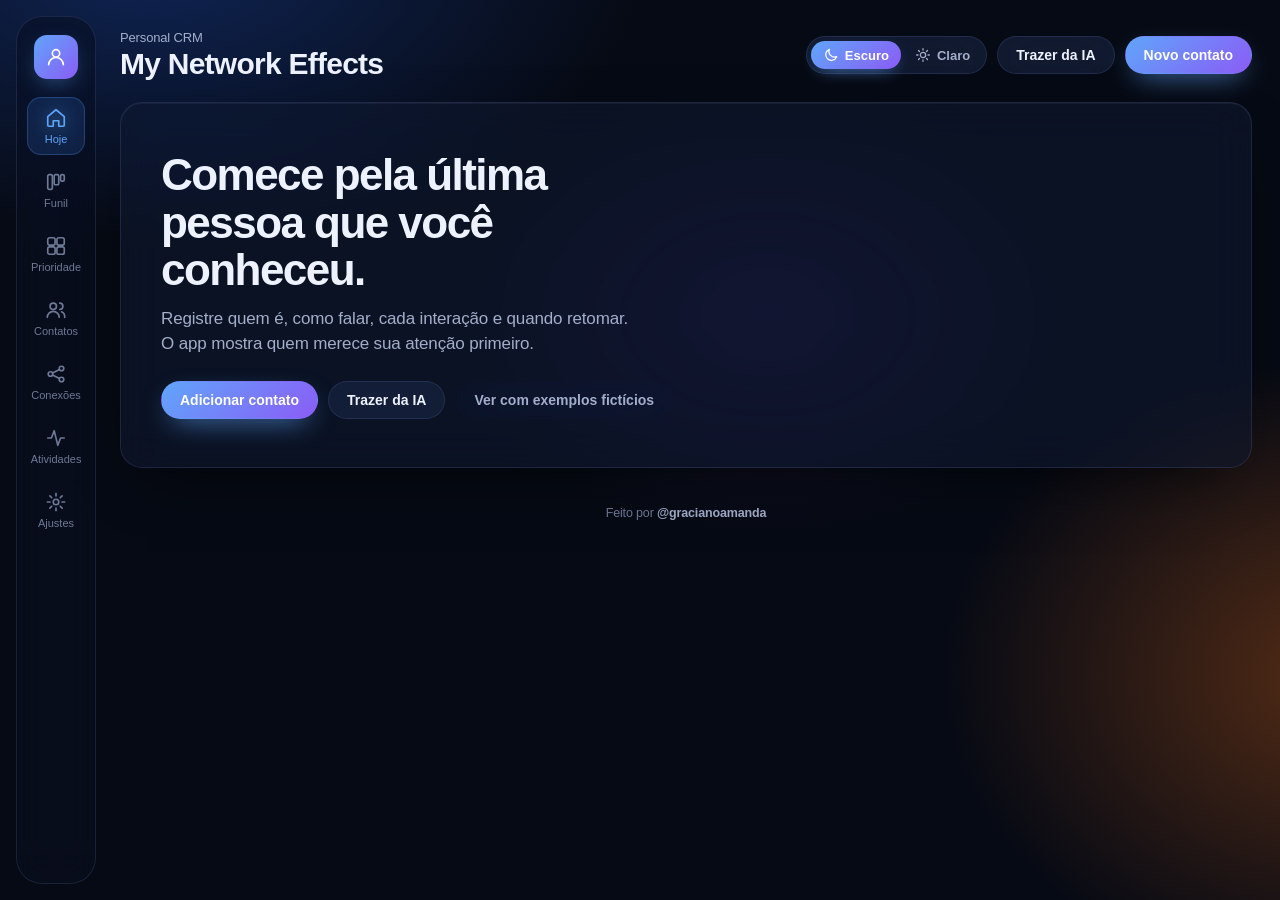
<file: index.html>
<!doctype html>
<html lang="pt-BR">
<head>
<meta charset="utf-8">
<meta name="viewport" content="width=device-width, initial-scale=1, viewport-fit=cover">
<title>My Network Effects · Personal CRM</title>
<meta name="description" content="Personal CRM para quem conhece muita gente em eventos e reuniões. Roda no navegador, sem servidor.">
<meta name="theme-color" content="#060A14">
<link rel="manifest" href="manifest.webmanifest">
<link rel="icon" type="image/png" href="img/favicon.png">
<link rel="apple-touch-icon" href="img/icone-180.png">
<meta name="apple-mobile-web-app-capable" content="yes">
<meta name="mobile-web-app-capable" content="yes">
<meta name="apple-mobile-web-app-title" content="My Network">
<meta name="apple-mobile-web-app-status-bar-style" content="black-translucent">
<link rel="stylesheet" href="styles.css">
</head>
<body>
<div class="aurora" aria-hidden="true"></div>

<div class="shell">
  <aside class="side">
    <button type="button" class="marca" data-action="perfil" aria-label="Seu perfil" title="Seu perfil"><span id="sigla"></span></button>
    <nav class="tabs" aria-label="Seções">
      <button type="button" data-view="hoje"><svg viewBox="0 0 24 24" aria-hidden="true"><path d="M3 10.5 12 3l9 7.5V20a1 1 0 0 1-1 1h-5v-6h-6v6H4a1 1 0 0 1-1-1z"/></svg><span>Hoje</span><span class="n" id="nFila"></span></button>
      <button type="button" data-view="funil"><svg viewBox="0 0 24 24" aria-hidden="true"><rect x="3" y="4" width="5" height="16" rx="1.5"/><rect x="10" y="4" width="5" height="11" rx="1.5"/><rect x="17" y="4" width="4" height="7" rx="1.5"/></svg><span>Funil</span></button>
      <button type="button" data-view="matriz"><svg viewBox="0 0 24 24" aria-hidden="true"><rect x="3" y="3" width="8" height="8" rx="2"/><rect x="13" y="3" width="8" height="8" rx="2"/><rect x="3" y="13" width="8" height="8" rx="2"/><rect x="13" y="13" width="8" height="8" rx="2"/></svg><span>Prioridade</span></button>
      <button type="button" data-view="contatos"><svg viewBox="0 0 24 24" aria-hidden="true"><circle cx="9" cy="8" r="3.5"/><path d="M2.5 20a6.5 6.5 0 0 1 13 0"/><path d="M16 4.5a3.5 3.5 0 0 1 0 7M18 14a6 6 0 0 1 3.5 6"/></svg><span>Contatos</span></button>
      <button type="button" data-view="conexoes"><svg viewBox="0 0 24 24" aria-hidden="true"><circle cx="6" cy="12" r="2.5"/><circle cx="18" cy="6" r="2.5"/><circle cx="18" cy="18" r="2.5"/><path d="M8.2 10.9l7.6-3.8M8.2 13.1l7.6 3.8"/></svg><span>Conexões</span></button>
      <button type="button" data-view="atividades"><svg viewBox="0 0 24 24" aria-hidden="true"><path d="M3 12h4l3-8 4 16 3-8h4"/></svg><span>Atividades</span></button>
      <button type="button" data-view="ajustes"><svg viewBox="0 0 24 24" aria-hidden="true"><circle cx="12" cy="12" r="3"/><path d="M12 2.5v3M12 18.5v3M2.5 12h3M18.5 12h3M5.3 5.3l2.1 2.1M16.6 16.6l2.1 2.1M5.3 18.7l2.1-2.1M16.6 7.4l2.1-2.1"/></svg><span>Ajustes</span></button>
    </nav>
  </aside>

  <div class="wrap">
    <header class="top">
      <div class="brand">
        <span class="vol">Personal CRM</span>
        <h1 id="appName">My Network Effects</h1>
      </div>
      <div class="actions">
        <div class="tema-sel" role="group" aria-label="Aparência do app">
          <button type="button" data-action="tema" data-tema="escuro" aria-pressed="true"><svg viewBox="0 0 24 24" aria-hidden="true"><path d="M20.5 14.5A8.5 8.5 0 0 1 9.5 3.5a8.5 8.5 0 1 0 11 11z"/></svg><span>Escuro</span></button>
          <button type="button" data-action="tema" data-tema="claro" aria-pressed="false"><svg viewBox="0 0 24 24" aria-hidden="true"><circle cx="12" cy="12" r="4"/><path d="M12 2.5v2M12 19.5v2M2.5 12h2M19.5 12h2M5.3 5.3l1.4 1.4M17.3 17.3l1.4 1.4M5.3 18.7l1.4-1.4M17.3 6.7l1.4-1.4"/></svg><span>Claro</span></button>
        </div>
        <button class="btn" type="button" data-open="importar">Trazer da IA</button>
        <button class="btn primary" type="button" data-open="novo">Novo contato</button>
      </div>
    </header>

    <main id="view"></main>

    <footer class="foot">Feito por <a href="https://www.instagram.com/gracianoamanda/" target="_blank" rel="noopener">@gracianoamanda</a></footer>
  </div>
</div>

<dialog id="dlg" aria-label="Janela do contato"><div id="dlgBody"></div></dialog>
<div id="toast" role="status" aria-live="polite"></div>
<noscript>Este app precisa de JavaScript ligado no navegador.</noscript>

<script src="config.js"></script>
<script src="app.js"></script>
</body>
</html>
</file>
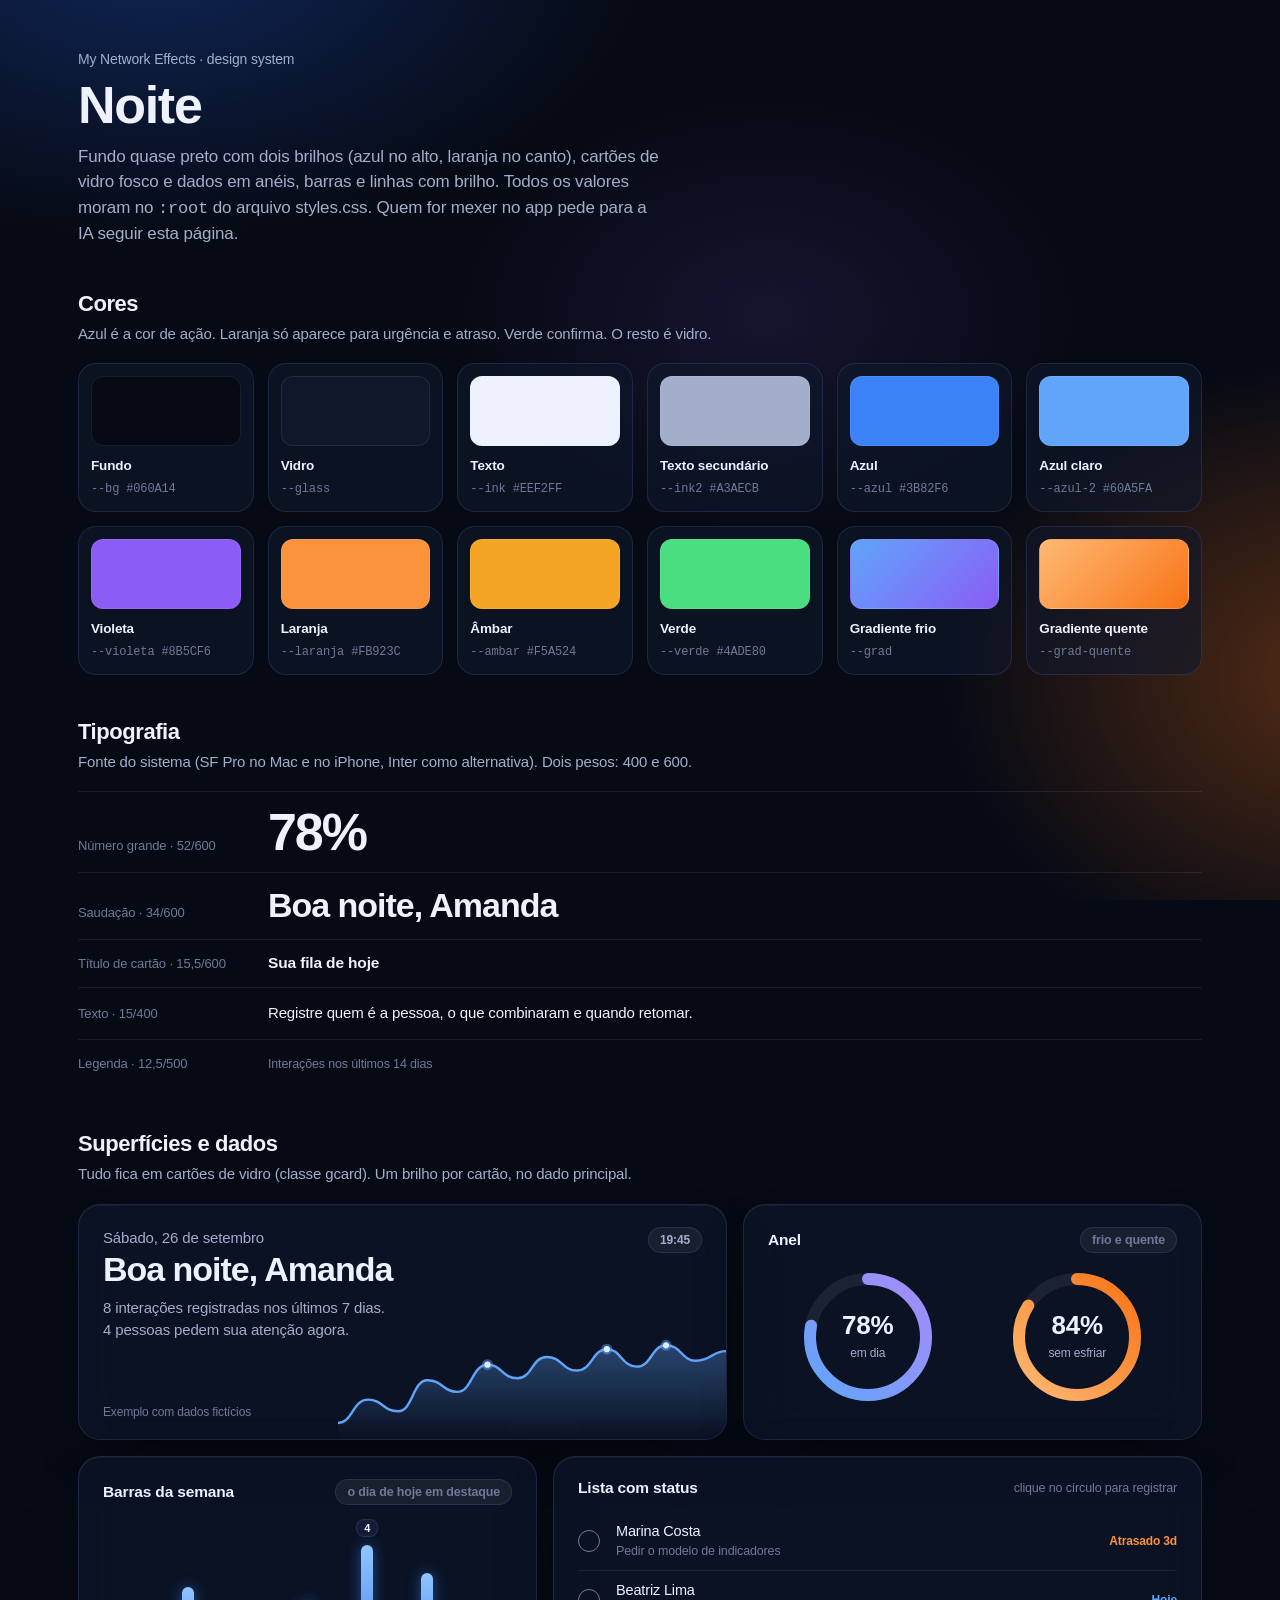
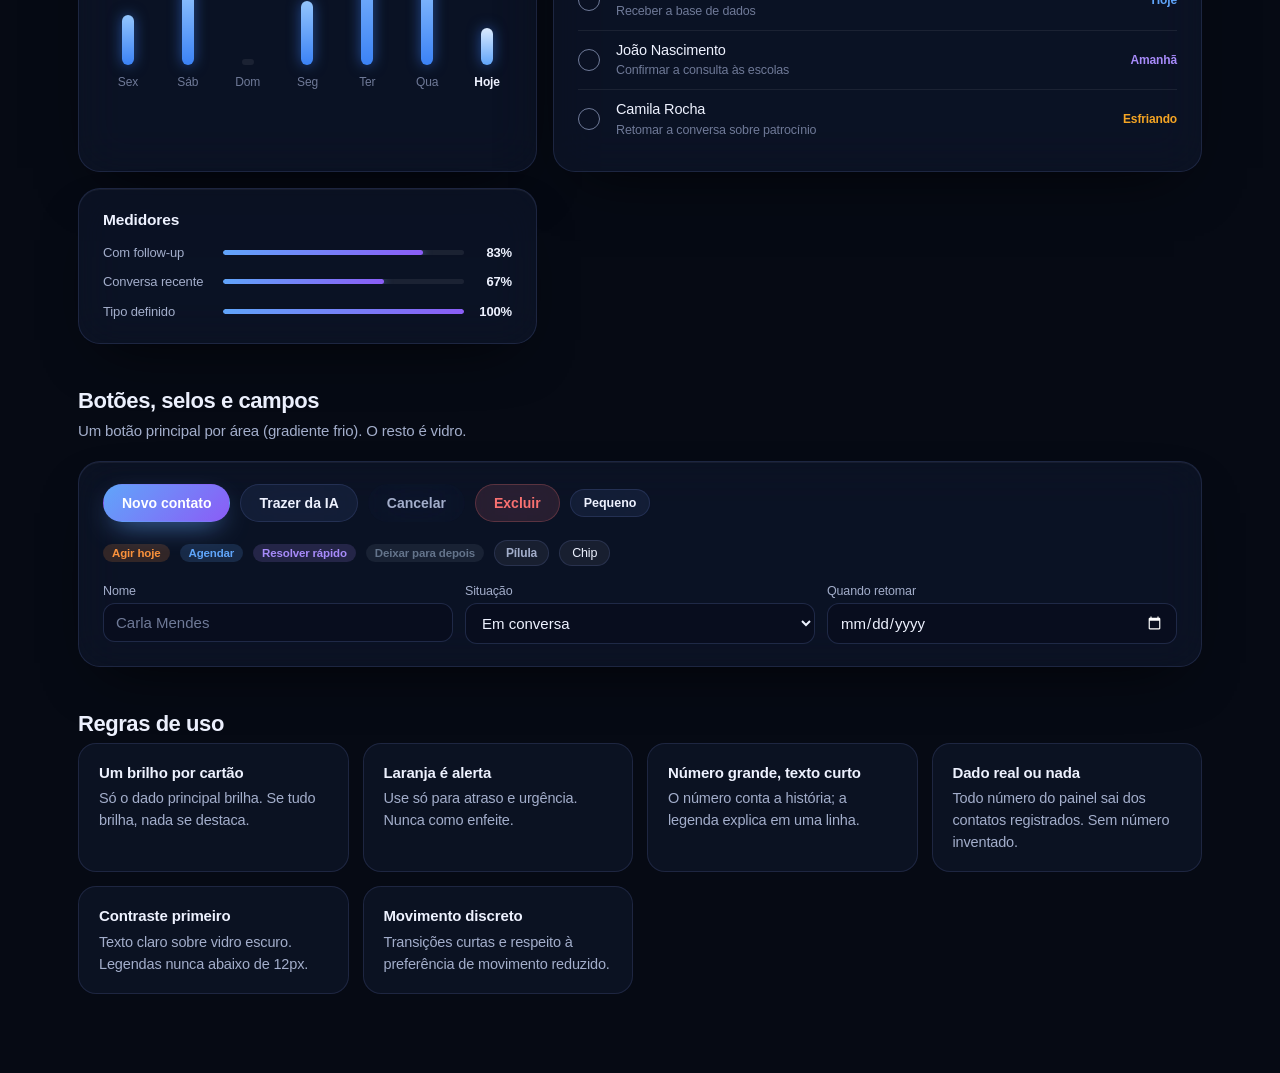
<file: design-system.html>
<!doctype html>
<html lang="pt-BR">
<head>
<meta charset="utf-8">
<meta name="viewport" content="width=device-width, initial-scale=1">
<title>Design System Noite · My Network Effects</title>
<meta name="description" content="Cores, tipografia e componentes do app My Network Effects.">
<meta name="theme-color" content="#060A14">
<link rel="stylesheet" href="styles.css">
<style>
  .ds { max-width: 1180px; margin: 0 auto; padding: 48px 28px 80px; }
  .ds header { margin-bottom: 40px; }
  .ds header small { color: var(--ink2); font-size: 14px; }
  .ds header h1 { font-size: 52px; margin: 6px 0 10px; }
  .ds header p { color: var(--ink2); max-width: 62ch; font-size: 17px; margin: 0; }
  .ds section { margin-top: 44px; }
  .ds h2.sec { font: 600 22px var(--font-d); letter-spacing: -.02em; margin: 0 0 6px; }
  .ds p.sec { color: var(--ink2); margin: 0 0 18px; }
  .sw { display: grid; grid-template-columns: repeat(auto-fill, minmax(160px, 1fr)); gap: 14px; }
  .sw div { padding: 12px; border-radius: 18px; background: var(--glass); border: 1px solid var(--glass-line); }
  .sw i { display: block; height: 70px; border-radius: 12px; margin-bottom: 10px; border: 1px solid rgba(255, 255, 255, .08); }
  .sw b { display: block; font-size: 13.5px; }
  .sw code { font-size: 12px; color: var(--muted); }
  .tipos div { display: grid; grid-template-columns: 170px 1fr; gap: 20px; align-items: baseline; padding: 14px 0; border-top: 1px solid var(--sep); }
  .tipos span { color: var(--muted); font-size: 13px; }
  .demo { display: grid; grid-template-columns: repeat(12, minmax(0, 1fr)); gap: 16px; }
  .fila { display: flex; gap: 10px; flex-wrap: wrap; align-items: center; }
  .regras { display: grid; grid-template-columns: repeat(auto-fill, minmax(260px, 1fr)); gap: 14px; }
  .regras div { padding: 18px 20px; border-radius: 18px; background: var(--glass); border: 1px solid var(--glass-line); color: var(--ink2); font-size: 14.5px; }
  .regras b { display: block; color: var(--ink); font-size: 15px; margin-bottom: 4px; }
  @media (max-width: 760px) { .tipos div { grid-template-columns: 1fr; gap: 4px; } }
</style>
</head>
<body>
<div class="aurora" aria-hidden="true"></div>
<svg width="0" height="0" style="position:absolute" aria-hidden="true" focusable="false"><defs>
  <linearGradient id="gSpark" x1="0" y1="0" x2="0" y2="1"><stop offset="0" stop-color="#60A5FA" stop-opacity=".35"/><stop offset="1" stop-color="#60A5FA" stop-opacity="0"/></linearGradient>
  <linearGradient id="gRing" x1="0" y1="0" x2="1" y2="1"><stop offset="0" stop-color="#60A5FA"/><stop offset="1" stop-color="#A78BFA"/></linearGradient>
  <linearGradient id="gRingQ" x1="0" y1="0" x2="1" y2="1"><stop offset="0" stop-color="#FDBA74"/><stop offset="1" stop-color="#F97316"/></linearGradient>
</defs></svg>

<div class="ds">
  <header>
    <small>My Network Effects · design system</small>
    <h1>Noite</h1>
    <p>Fundo quase preto com dois brilhos (azul no alto, laranja no canto), cartões de vidro fosco e dados em anéis, barras e linhas com brilho. Todos os valores moram no <code>:root</code> do arquivo styles.css. Quem for mexer no app pede para a IA seguir esta página.</p>
  </header>

  <section>
    <h2 class="sec">Cores</h2>
    <p class="sec">Azul é a cor de ação. Laranja só aparece para urgência e atraso. Verde confirma. O resto é vidro.</p>
    <div class="sw">
      <div><i style="background:#060A14"></i><b>Fundo</b><code>--bg #060A14</code></div>
      <div><i style="background:rgba(17,25,46,.9)"></i><b>Vidro</b><code>--glass</code></div>
      <div><i style="background:#EEF2FF"></i><b>Texto</b><code>--ink #EEF2FF</code></div>
      <div><i style="background:#A3AECB"></i><b>Texto secundário</b><code>--ink2 #A3AECB</code></div>
      <div><i style="background:#3B82F6"></i><b>Azul</b><code>--azul #3B82F6</code></div>
      <div><i style="background:#60A5FA"></i><b>Azul claro</b><code>--azul-2 #60A5FA</code></div>
      <div><i style="background:#8B5CF6"></i><b>Violeta</b><code>--violeta #8B5CF6</code></div>
      <div><i style="background:#FB923C"></i><b>Laranja</b><code>--laranja #FB923C</code></div>
      <div><i style="background:#F5A524"></i><b>Âmbar</b><code>--ambar #F5A524</code></div>
      <div><i style="background:#4ADE80"></i><b>Verde</b><code>--verde #4ADE80</code></div>
      <div><i style="background:linear-gradient(135deg,#60A5FA,#8B5CF6)"></i><b>Gradiente frio</b><code>--grad</code></div>
      <div><i style="background:linear-gradient(135deg,#FDBA74,#F97316)"></i><b>Gradiente quente</b><code>--grad-quente</code></div>
    </div>
  </section>

  <section>
    <h2 class="sec">Tipografia</h2>
    <p class="sec">Fonte do sistema (SF Pro no Mac e no iPhone, Inter como alternativa). Dois pesos: 400 e 600.</p>
    <div class="tipos">
      <div><span>Número grande · 52/600</span><b style="font:600 52px/1 var(--font-d);letter-spacing:-.04em">78%</b></div>
      <div><span>Saudação · 34/600</span><b style="font:600 34px/1.1 var(--font-d);letter-spacing:-.03em">Boa noite, Amanda</b></div>
      <div><span>Título de cartão · 15,5/600</span><b style="font:600 15.5px var(--font)">Sua fila de hoje</b></div>
      <div><span>Texto · 15/400</span><p style="margin:0">Registre quem é a pessoa, o que combinaram e quando retomar.</p></div>
      <div><span>Legenda · 12,5/500</span><p style="margin:0;font-size:12.5px;color:var(--muted)">Interações nos últimos 14 dias</p></div>
    </div>
  </section>

  <section>
    <h2 class="sec">Superfícies e dados</h2>
    <p class="sec">Tudo fica em cartões de vidro (classe gcard). Um brilho por cartão, no dado principal.</p>
    <div class="demo">
      <article class="gcard s7 saud">
        <span class="pill">19:45</span>
        <small>Sábado, 26 de setembro</small>
        <h2>Boa noite, Amanda</h2>
        <p>8 interações registradas nos últimos 7 dias. 4 pessoas pedem sua atenção agora.</p>
        <span class="spark-leg">Exemplo com dados fictícios</span>
        <svg class="spark" viewBox="0 0 400 120" aria-hidden="true"><path class="a" d="M0,104 C15,104 15,80 31,80 C46,80 46,92 62,92 C77,92 77,60 92,60 C108,60 108,72 123,72 C138,72 138,44 154,44 C169,44 169,58 185,58 C200,58 200,36 215,36 C231,36 231,50 246,50 C262,50 262,28 277,28 C292,28 292,46 308,46 C323,46 323,24 338,24 C354,24 354,40 369,40 C385,40 385,30 400,30 L400,120 L0,120 Z"/><path class="l" d="M0,104 C15,104 15,80 31,80 C46,80 46,92 62,92 C77,92 77,60 92,60 C108,60 108,72 123,72 C138,72 138,44 154,44 C169,44 169,58 185,58 C200,58 200,36 215,36 C231,36 231,50 246,50 C262,50 262,28 277,28 C292,28 292,46 308,46 C323,46 323,24 338,24 C354,24 354,40 369,40 C385,40 385,30 400,30"/><circle cx="154" cy="44" r="3.2"/><circle cx="277" cy="28" r="3.2"/><circle cx="338" cy="24" r="3.2"/></svg>
      </article>
      <article class="gcard s5">
        <div class="gc-h"><h2>Anel</h2><span class="pill">frio e quente</span></div>
        <div class="fila" style="justify-content:space-around">
          <div class="ring-wrap"><svg class="ring" viewBox="0 0 140 140" aria-hidden="true"><circle class="trilho" cx="70" cy="70" r="58"/><circle class="valor" cx="70" cy="70" r="58" stroke-dasharray="284.3 364.4"/></svg><div class="centro"><b>78%</b><span>em dia</span></div></div>
          <div class="ring-wrap"><svg class="ring quente" viewBox="0 0 140 140" aria-hidden="true"><circle class="trilho" cx="70" cy="70" r="58"/><circle class="valor" cx="70" cy="70" r="58" stroke-dasharray="306.1 364.4"/></svg><div class="centro"><b>84%</b><span>sem esfriar</span></div></div>
        </div>
      </article>
      <article class="gcard s5">
        <div class="gc-h"><h2>Barras da semana</h2><span class="pill">o dia de hoje em destaque</span></div>
        <div class="barras">
          <div class="barra"><i style="height:50px"></i><span>Sex</span></div>
          <div class="barra"><i style="height:78px"></i><span>Sáb</span></div>
          <div class="barra zero"><i style="height:6px"></i><span>Dom</span></div>
          <div class="barra"><i style="height:64px"></i><span>Seg</span></div>
          <div class="barra"><em>4</em><i style="height:120px"></i><span>Ter</span></div>
          <div class="barra"><i style="height:92px"></i><span>Qua</span></div>
          <div class="barra hoje"><i style="height:37px"></i><span>Hoje</span></div>
        </div>
      </article>
      <article class="gcard s7">
        <div class="gc-h"><h2>Lista com status</h2><span>clique no círculo para registrar</span></div>
        <ul class="tarefas">
          <li class="q-agir"><button class="ok" type="button" aria-label="Exemplo"></button><div><b>Marina Costa</b><small>Pedir o modelo de indicadores</small></div><span class="st atrasado">Atrasado 3d</span></li>
          <li class="q-rapido"><button class="ok" type="button" aria-label="Exemplo"></button><div><b>Beatriz Lima</b><small>Receber a base de dados</small></div><span class="st hoje">Hoje</span></li>
          <li class="q-agir"><button class="ok" type="button" aria-label="Exemplo"></button><div><b>João Nascimento</b><small>Confirmar a consulta às escolas</small></div><span class="st breve">Amanhã</span></li>
          <li class="q-agir"><button class="ok" type="button" aria-label="Exemplo"></button><div><b>Camila Rocha</b><small>Retomar a conversa sobre patrocínio</small></div><span class="st esfria">Esfriando</span></li>
        </ul>
      </article>
      <article class="gcard s5">
        <div class="gc-h"><h2>Medidores</h2></div>
        <div class="medidor"><span>Com follow-up</span><div><i style="width:83%"></i></div><b>83%</b></div>
        <div class="medidor"><span>Conversa recente</span><div><i style="width:67%"></i></div><b>67%</b></div>
        <div class="medidor"><span>Tipo definido</span><div><i style="width:100%"></i></div><b>100%</b></div>
      </article>
    </div>
  </section>

  <section>
    <h2 class="sec">Botões, selos e campos</h2>
    <p class="sec">Um botão principal por área (gradiente frio). O resto é vidro.</p>
    <div class="gcard" style="display:grid;gap:18px">
      <div class="fila"><button class="btn primary" type="button">Novo contato</button><button class="btn" type="button">Trazer da IA</button><button class="btn ghost" type="button">Cancelar</button><button class="btn danger" type="button">Excluir</button><button class="btn sm" type="button">Pequeno</button></div>
      <div class="fila"><span class="badge q-agir">Agir hoje</span><span class="badge q-agendar">Agendar</span><span class="badge q-rapido">Resolver rápido</span><span class="badge q-depois">Deixar para depois</span><span class="pill">Pílula</span><span class="chip">Chip</span></div>
      <div class="grid3"><label class="campo"><span>Nome</span><input placeholder="Carla Mendes"></label><label class="campo"><span>Situação</span><select><option>Em conversa</option></select></label><label class="campo"><span>Quando retomar</span><input type="date"></label></div>
    </div>
  </section>

  <section>
    <h2 class="sec">Regras de uso</h2>
    <div class="regras">
      <div><b>Um brilho por cartão</b>Só o dado principal brilha. Se tudo brilha, nada se destaca.</div>
      <div><b>Laranja é alerta</b>Use só para atraso e urgência. Nunca como enfeite.</div>
      <div><b>Número grande, texto curto</b>O número conta a história; a legenda explica em uma linha.</div>
      <div><b>Dado real ou nada</b>Todo número do painel sai dos contatos registrados. Sem número inventado.</div>
      <div><b>Contraste primeiro</b>Texto claro sobre vidro escuro. Legendas nunca abaixo de 12px.</div>
      <div><b>Movimento discreto</b>Transições curtas e respeito à preferência de movimento reduzido.</div>
    </div>
  </section>
</div>
</body>
</html>
</file>
<file: styles.css>
/*
  Minha Rede · design system "Noite"
  Fundo quase preto com brilhos (azul no alto, laranja no canto), cartões de vidro fosco,
  dados em anéis, barras e linhas com brilho. Os tokens ficam no :root; veja design-system.html.
*/
:root {
  /* Base */
  --bg: #060A14;
  --glass: rgba(17, 25, 46, .58);
  --glass-2: rgba(26, 37, 66, .6);
  --glass-line: rgba(140, 162, 255, .14);
  --ink: #EEF2FF;
  --ink2: #A3AECB;
  --muted: #6F7A98;
  --sep: rgba(255, 255, 255, .07);
  --fill: rgba(255, 255, 255, .06);

  /* Cores de destaque */
  --azul: #3B82F6;
  --azul-2: #60A5FA;
  --violeta: #8B5CF6;
  --laranja: #FB923C;
  --ambar: #F5A524;
  --verde: #4ADE80;
  --coral: #F87171;
  --cinza: #64748B;
  --grad: linear-gradient(135deg, #60A5FA, #8B5CF6);
  --grad-quente: linear-gradient(135deg, #FDBA74, #F97316);

  /* Aliases usados pelo app */
  --tint: var(--azul-2);
  --tint-soft: rgba(59, 130, 246, .16);
  --card: var(--glass);
  --field: rgba(8, 13, 28, .65);
  --field-line: rgba(140, 162, 255, .18);
  --red: var(--coral);

  --shadow: 0 24px 60px -28px rgba(0, 0, 0, .8), inset 0 1px 0 rgba(255, 255, 255, .05);
  --blur: blur(22px) saturate(140%);
  --r: 22px;
  --font: -apple-system, BlinkMacSystemFont, "SF Pro Text", "Inter", "Segoe UI", Roboto, sans-serif;
  --font-d: -apple-system, BlinkMacSystemFont, "SF Pro Display", "Inter", "Segoe UI", Roboto, sans-serif;

  /* Superfícies que mudam entre escuro e claro */
  --scheme: dark;
  --side-bg: rgba(10, 15, 30, .6);
  --dlg-bg: rgba(12, 18, 36, .92);
  --dlg-h-bg: rgba(12, 18, 36, .85);
  --sub-bg: rgba(255, 255, 255, .03);
  --ico-base: #0C1224;
  --trilho: rgba(255, 255, 255, .07);
  --toast-bg: rgba(20, 30, 56, .92);
  --opt-bg: #0E1528;
  --aurora-1: rgba(37, 99, 235, .30);
  --aurora-2: rgba(249, 115, 22, .32);
  --aurora-3: rgba(139, 92, 246, .12);
}

/* Modo claro: mesmo desenho, fundo de dia */
:root[data-tema="claro"] {
  --bg: #EEF1F7;
  --glass: rgba(255, 255, 255, .74);
  --glass-2: rgba(255, 255, 255, .92);
  --glass-line: rgba(30, 50, 110, .12);
  --ink: #0E1530;
  --ink2: #4A5575;
  --muted: #76809C;
  --sep: rgba(14, 21, 48, .08);
  --fill: rgba(14, 21, 48, .05);
  --azul-2: #2563EB;
  --tint: #2563EB;
  --tint-soft: rgba(37, 99, 235, .1);
  --field: #FFFFFF;
  --field-line: rgba(14, 21, 48, .15);
  --shadow: 0 1px 2px rgba(14, 21, 48, .05), 0 14px 36px -18px rgba(14, 21, 48, .24);
  --scheme: light;
  --side-bg: rgba(255, 255, 255, .72);
  --dlg-bg: rgba(255, 255, 255, .97);
  --dlg-h-bg: rgba(255, 255, 255, .9);
  --sub-bg: rgba(14, 21, 48, .03);
  --ico-base: #FFFFFF;
  --trilho: rgba(14, 21, 48, .08);
  --toast-bg: rgba(255, 255, 255, .97);
  --opt-bg: #FFFFFF;
  --aurora-1: rgba(59, 130, 246, .20);
  --aurora-2: rgba(249, 115, 22, .16);
  --aurora-3: rgba(139, 92, 246, .08);
}

* { box-sizing: border-box; }
html { color-scheme: var(--scheme); }
body {
  margin: 0; min-height: 100vh; background: var(--bg); color: var(--ink);
  font: 400 15px/1.5 var(--font); letter-spacing: -.01em; -webkit-font-smoothing: antialiased;
}
:focus-visible { outline: 2px solid var(--azul-2); outline-offset: 2px; }
svg { flex: none; }

/* Fundo com brilhos */
.aurora {
  position: fixed; inset: 0; z-index: -1; pointer-events: none;
  background:
    radial-gradient(55% 45% at 12% -5%, var(--aurora-1), transparent 70%),
    radial-gradient(45% 50% at 105% 75%, var(--aurora-2), transparent 70%),
    radial-gradient(35% 35% at 60% 35%, var(--aurora-3), transparent 70%),
    var(--bg);
}

/* Superfície de vidro (padrão de todos os cartões) */
.gcard, .lista, .tabela, .quad, .regra, .painel, .vazio, .feed, .metric, .kcard, .bloco > .nada {
  background: var(--glass); border: 1px solid var(--glass-line); border-radius: var(--r);
  backdrop-filter: var(--blur); -webkit-backdrop-filter: var(--blur); box-shadow: var(--shadow);
}

/* Estrutura: barra lateral + conteúdo */
.shell { display: grid; grid-template-columns: 96px minmax(0, 1fr); min-height: 100vh; }
.side {
  position: sticky; top: 16px; align-self: start; margin: 16px 0 16px 16px; height: calc(100vh - 32px);
  display: flex; flex-direction: column; align-items: center; gap: 18px; padding: 18px 10px;
  background: var(--side-bg); border: 1px solid var(--glass-line); border-radius: 26px; backdrop-filter: var(--blur);
}
/* Sigla da pessoa dona do app, no alto da barra lateral (abre o perfil) */
.marca {
  appearance: none; border: 0; cursor: pointer; width: 44px; height: 44px; border-radius: 13px; flex: none;
  display: grid; place-items: center; background: var(--grad); color: #fff;
  font: 700 16px/1 var(--font-d); letter-spacing: .02em; box-shadow: 0 8px 24px -8px rgba(96, 165, 250, .6);
  transition: transform .15s, box-shadow .15s;
}
.marca:hover { transform: translateY(-1px); box-shadow: 0 10px 28px -8px rgba(139, 92, 246, .75); }
.marca svg { width: 22px; height: 22px; fill: none; stroke: currentColor; stroke-width: 1.8; stroke-linecap: round; }
.marca > span { width: 100%; height: 100%; display: grid; place-items: center; border-radius: inherit; overflow: hidden; }
.marca img, .sigla-g img, .foto-perfil img { display: block; width: 100%; height: 100%; object-fit: cover; }
.foto-linha { display: flex; gap: 16px; align-items: center; margin-bottom: 16px; }
.foto-linha small { display: block; color: var(--muted); font-size: 12.5px; margin-top: 6px; }
.foto-perfil { width: 72px; height: 72px; flex: none; border-radius: 20px; overflow: hidden; display: grid; place-items: center; background: var(--grad); color: #fff; font: 700 24px/1 var(--font-d); box-shadow: 0 10px 28px -10px rgba(96, 165, 250, .8); }
.tabs { display: flex; flex-direction: column; gap: 6px; width: 100%; }
.tabs button {
  position: relative; appearance: none; border: 0; background: transparent; color: var(--muted); cursor: pointer;
  display: flex; flex-direction: column; align-items: center; gap: 4px; padding: 10px 4px; border-radius: 14px;
  font: 500 11px var(--font); transition: color .15s, background .15s;
}
.tabs button svg { width: 22px; height: 22px; fill: none; stroke: currentColor; stroke-width: 1.8; stroke-linecap: round; stroke-linejoin: round; }
.tabs button:hover { color: var(--ink); background: var(--fill); }
.tabs button[aria-current="page"] { color: var(--azul-2); background: rgba(59, 130, 246, .16); box-shadow: inset 0 0 0 1px rgba(96, 165, 250, .25); }
.tabs button[aria-current="page"] svg { filter: drop-shadow(0 0 8px rgba(96, 165, 250, .7)); }
.n { position: absolute; top: 4px; right: 10px; display: inline-grid; place-items: center; min-width: 17px; height: 17px; padding: 0 4px; border-radius: 999px; background: var(--laranja); color: #1a0d02; font-size: 10.5px; font-weight: 700; }
.n:empty { display: none; }

.wrap { max-width: 1240px; width: 100%; padding: 0 28px 0 24px; }
header.top { display: flex; justify-content: space-between; align-items: center; gap: 20px; flex-wrap: wrap; padding: 30px 0 22px; }
.vol { display: block; color: var(--ink2); font: 500 13px var(--font); }
h1 { font: 600 30px/1.1 var(--font-d); letter-spacing: -.025em; margin: 2px 0 0; }
.sub { display: none; }
.actions, .row { display: flex; gap: 10px; align-items: center; flex-wrap: wrap; }

/* Botões e chips */
.btn {
  appearance: none; display: inline-flex; align-items: center; gap: 6px; cursor: pointer; text-decoration: none;
  border: 1px solid var(--glass-line); background: var(--glass-2); color: var(--ink); backdrop-filter: var(--blur);
  font: 600 14px var(--font); padding: 10px 18px; border-radius: 999px; transition: filter .15s, transform .1s, box-shadow .15s;
}
.btn:hover { filter: brightness(1.12); }
.btn:active { transform: scale(.97); }
.btn.primary { border-color: transparent; background: var(--grad); color: #fff; box-shadow: 0 10px 28px -10px rgba(96, 165, 250, .8); }
.btn.ghost { background: transparent; border-color: transparent; color: var(--ink2); }
.btn.ghost:hover { background: var(--fill); color: var(--ink); }
.btn.danger { background: rgba(248, 113, 113, .12); border-color: rgba(248, 113, 113, .25); color: var(--coral); }
.btn.sm { padding: 6px 13px; font-size: 12.5px; }
.chip {
  display: inline-flex; align-items: center; border: 1px solid var(--glass-line); background: var(--fill); color: var(--ink);
  border-radius: 999px; padding: 5px 12px; font: 500 12.5px var(--font); cursor: pointer; text-decoration: none; white-space: nowrap;
}
.chip:hover { border-color: rgba(96, 165, 250, .5); color: var(--azul-2); }

/* Cores por quadrante */
.q-agir { --qc: var(--laranja); }
.q-agendar { --qc: var(--azul-2); }
.q-rapido { --qc: #A78BFA; }
.q-depois { --qc: var(--cinza); }
.badge { display: inline-block; font: 600 11.5px var(--font); padding: 3px 9px; border-radius: 999px; color: var(--qc); background: color-mix(in srgb, var(--qc) 16%, transparent); }
.avatar {
  flex: none; width: 42px; height: 42px; border-radius: 50%; display: grid; place-items: center;
  font: 600 14px var(--font-d); color: #fff;
  background: radial-gradient(circle at 30% 25%, color-mix(in srgb, var(--qc, var(--cinza)) 65%, #fff), var(--qc, var(--cinza)) 70%);
  box-shadow: 0 0 0 3px rgba(255, 255, 255, .04), 0 6px 18px -6px var(--qc, transparent);
}
.avatar.sm { width: 30px; height: 30px; font-size: 11.5px; }
.avatar.lg { width: 66px; height: 66px; font-size: 23px; }

/* Painel da tela Hoje */
.dash { display: grid; grid-template-columns: repeat(12, minmax(0, 1fr)); gap: 16px; }
.gcard { padding: 22px 24px; position: relative; overflow: hidden; }
.s8 { grid-column: span 8; } .s7 { grid-column: span 7; } .s5 { grid-column: span 5; } .s4 { grid-column: span 4; } .s3 { grid-column: span 3; }
.gc-h { display: flex; justify-content: space-between; align-items: center; gap: 10px; margin-bottom: 14px; }
.gc-h h2 { margin: 0; font: 600 15.5px var(--font); letter-spacing: -.01em; }
.gc-h span { color: var(--muted); font-size: 12.5px; }
.pill { font: 600 12px var(--font); padding: 5px 11px; border-radius: 999px; background: var(--fill); border: 1px solid var(--glass-line); color: var(--ink2); }

.saud small { color: var(--ink2); font-size: 15px; }
.saud h2 { margin: 2px 0 8px; font: 600 34px/1.1 var(--font-d); letter-spacing: -.03em; }
.saud p { margin: 0; color: var(--ink2); max-width: 34ch; position: relative; z-index: 1; }
.saud .pill { position: absolute; top: 22px; right: 24px; }
.saud { min-height: 236px; }
.spark { position: absolute; right: 0; bottom: 0; width: 60%; height: auto; max-height: 150px; }
.spark-leg { position: absolute; left: 24px; bottom: 18px; font-size: 12px; color: var(--muted); }
.spark path.l { fill: none; stroke: var(--azul-2); stroke-width: 2.5; }
.spark path.g { fill: none; stroke: var(--azul-2); stroke-width: 10; stroke-linecap: round; opacity: .16; }
.spark path.a { fill: url(#gSpark); }
.spark circle { fill: #DBEAFE; stroke: rgba(96, 165, 250, .45); stroke-width: 5; paint-order: stroke; }
:root[data-tema="claro"] .spark circle { fill: #FFFFFF; stroke: #2563EB; stroke-width: 2.5; }

.anel { display: grid; grid-template-columns: 1fr auto; align-items: center; gap: 10px; }
.anel .num { font: 600 52px/1 var(--font-d); letter-spacing: -.04em; }
.anel .num small { font-size: 26px; color: var(--ink2); margin-left: 2px; }
.anel .leg { color: var(--ink2); margin: 6px 0 18px; }
.anel .mini-n { display: flex; gap: 26px; }
.anel .mini-n div span { display: block; color: var(--muted); font-size: 12.5px; }
.anel .mini-n div b { font: 600 22px var(--font-d); }
.ring { width: 140px; height: 140px; transform: rotate(-90deg); }
.ring circle { fill: none; stroke-width: 12; }
.ring .trilho { stroke: var(--trilho); }
.ring .valor, .ring .brilho { stroke: url(#gRing); stroke-linecap: round; }
.ring .brilho { stroke-width: 22; opacity: .16; }
.ring.quente .valor, .ring.quente .brilho { stroke: url(#gRingQ); }
.ring-wrap { position: relative; display: grid; place-items: center; }
.ring-wrap .centro { position: absolute; text-align: center; }
.ring-wrap .centro b { display: block; font: 600 26px var(--font-d); }
.ring-wrap .centro span { font-size: 12px; color: var(--ink2); }

.tarefas { list-style: none; margin: 0; padding: 0; }
.tarefas li { display: grid; grid-template-columns: 26px minmax(0, 1fr) auto; gap: 12px; align-items: center; padding: 9px 0; border-top: 1px solid var(--sep); cursor: pointer; }
.tarefas li:first-child { border-top: 0; }
.tarefas .ok { width: 22px; height: 22px; border-radius: 50%; border: 1.6px solid var(--muted); background: transparent; cursor: pointer; padding: 0; }
.tarefas .ok:hover { border-color: var(--azul-2); background: rgba(96, 165, 250, .15); }
.tarefas b { display: block; font-weight: 500; font-size: 14.5px; white-space: nowrap; overflow: hidden; text-overflow: ellipsis; }
.tarefas small { display: block; color: var(--muted); font-size: 12.5px; white-space: nowrap; overflow: hidden; text-overflow: ellipsis; }
.st { font: 600 12px var(--font); white-space: nowrap; }
.st.atrasado { color: var(--laranja); } .st.hoje { color: var(--azul-2); } .st.breve { color: #A78BFA; } .st.esfria { color: var(--ambar); } .st.ok { color: var(--verde); }

.barras { display: grid; grid-template-columns: repeat(7, 1fr); gap: 10px; align-items: end; height: 170px; margin-top: 8px; }
.barra { display: flex; flex-direction: column; align-items: center; gap: 8px; height: 100%; justify-content: flex-end; position: relative; }
.barra i { width: 12px; border-radius: 999px; background: linear-gradient(180deg, #93C5FD, #3B82F6); box-shadow: 0 0 14px rgba(59, 130, 246, .55); min-height: 6px; }
.barra.zero i { background: var(--trilho); box-shadow: none; }
.barra.hoje i { background: linear-gradient(180deg, #DBEAFE, #60A5FA); }
.barra span { font-size: 12px; color: var(--muted); }
.barra.hoje span { color: var(--ink); font-weight: 600; }
.barra em { font: 600 11px var(--font); font-style: normal; color: var(--ink); background: var(--glass-2); border: 1px solid var(--glass-line); padding: 2px 7px; border-radius: 8px; }

.eventos { list-style: none; margin: 0; padding: 0; }
.eventos li { display: grid; grid-template-columns: 46px minmax(0, 1fr) 10px; gap: 14px; align-items: center; padding: 10px 0; border-top: 1px solid var(--sep); cursor: pointer; }
.eventos li:first-child { border-top: 0; }
.eventos .dt { text-align: center; }
.eventos .dt b { display: block; font: 600 20px/1 var(--font-d); }
.eventos .dt span { font-size: 10.5px; color: var(--muted); letter-spacing: .08em; }
.eventos b.nm { display: block; font-weight: 600; font-size: 14.5px; }
.eventos small { color: var(--muted); font-size: 12.5px; }
.eventos .dot { width: 8px; height: 8px; border-radius: 50%; background: var(--qc); box-shadow: 0 0 10px var(--qc); }

.saude .ring-wrap { margin: 2px auto 16px; }
.medidor { display: grid; grid-template-columns: 110px 1fr 38px; gap: 10px; align-items: center; margin-top: 10px; font-size: 13px; color: var(--ink2); }
.medidor div { height: 5px; border-radius: 999px; background: var(--trilho); overflow: hidden; }
.medidor div i { display: block; height: 100%; border-radius: 999px; background: var(--grad); box-shadow: 0 0 10px rgba(96, 165, 250, .6); }
.medidor b { text-align: right; color: var(--ink); font-weight: 600; }

.atalhos-g { display: grid; grid-template-columns: repeat(3, 1fr); gap: 12px; }
.atalho { appearance: none; display: flex; flex-direction: column; align-items: center; gap: 8px; background: none; border: 0; color: var(--ink2); font: 500 12px var(--font); cursor: pointer; padding: 0; }
.atalho i { width: 52px; height: 52px; border-radius: 16px; display: grid; place-items: center; background: var(--fill); border: 1px solid var(--glass-line); color: var(--ink); }
.atalho i svg { width: 22px; height: 22px; fill: none; stroke: currentColor; stroke-width: 1.8; stroke-linecap: round; stroke-linejoin: round; }
.atalho:hover i { border-color: rgba(96, 165, 250, .5); color: var(--azul-2); box-shadow: 0 0 18px -4px rgba(96, 165, 250, .6); }

/* Blocos e listas das outras telas */
.metrics { display: grid; grid-template-columns: repeat(4, minmax(0, 1fr)); gap: 14px; margin-bottom: 26px; }
.metric { padding: 16px 18px; }
.metric span { font: 500 12.5px var(--font); color: var(--ink2); }
.metric b { display: block; font: 600 38px/1.1 var(--font-d); letter-spacing: -.03em; margin-top: 4px; }
.metric.hot b { color: var(--laranja); }
.bloco { margin-bottom: 34px; }
.bloco-h h2 { font: 600 22px/1.2 var(--font-d); letter-spacing: -.02em; margin: 0; }
.bloco-h p { color: var(--ink2); margin: 4px 0 14px; }
.lista { overflow: hidden; }
.card {
  display: grid; grid-template-columns: auto minmax(0, 1fr) auto; gap: 14px; align-items: start; cursor: pointer;
  padding: 16px 20px; border-bottom: 1px solid var(--sep); transition: background .15s;
}
.card:last-child { border-bottom: 0; }
.card:hover { background: var(--fill); }
.linha1 { display: flex; align-items: center; gap: 8px; flex-wrap: wrap; }
.card h3 { margin: 0; font: 600 16px var(--font); }
.meta { margin: 1px 0 0; color: var(--ink2); font-size: 14px; }
.why { margin: 6px 0 0; color: var(--muted); font-size: 12.5px; }
.next { margin: 8px 0 0; font-size: 14px; }
.next span { font-weight: 600; color: var(--azul-2); margin-right: 6px; }
.next span::after { content: ":"; }
.quick { display: flex; flex-direction: column; gap: 6px; align-items: flex-end; }

.regra { display: flex; gap: 16px; align-items: center; justify-content: space-between; flex-wrap: wrap; padding: 16px 20px; margin-bottom: 14px; color: var(--ink2); font-size: 14px; }
.regra p { margin: 0; max-width: 78ch; }
.regra b { color: var(--ink); font-weight: 600; }
.matriz { display: grid; grid-template-columns: 1fr 1fr; gap: 14px; }
.quad { padding: 18px 20px 12px; min-height: 200px; }
.quad-h { display: flex; align-items: baseline; gap: 8px; flex-wrap: wrap; margin-bottom: 6px; }
.quad-h h3 { font: 600 19px var(--font-d); letter-spacing: -.02em; margin: 0; }
.quad-h h3::before { content: ""; display: inline-block; width: 9px; height: 9px; border-radius: 50%; background: var(--qc); box-shadow: 0 0 10px var(--qc); margin-right: 9px; vertical-align: 2px; }
.quad-h span { color: var(--muted); font-size: 12.5px; }
.quad-h b { margin-left: auto; font: 600 22px var(--font-d); color: var(--qc); }
.mini { display: flex; gap: 12px; align-items: center; width: 100%; padding: 10px 0; text-align: left; font: inherit; color: var(--ink); cursor: pointer; background: transparent; border: 0; border-top: 1px solid var(--sep); }
.mini:hover b { color: var(--azul-2); }
.mini b { display: block; font-size: 14.5px; font-weight: 600; }
.mini small { display: block; color: var(--muted); font-size: 12.5px; }

.filtros { display: grid; grid-template-columns: minmax(0, 1fr) 190px 190px auto; gap: 10px; align-items: center; margin-bottom: 14px; }
.tabela { overflow: hidden; }
.tr { display: grid; grid-template-columns: minmax(0, 2.2fr) 1.1fr 1.3fr 1fr 1.2fr; gap: 12px; align-items: center; width: 100%; padding: 12px 20px; border: 0; border-bottom: 1px solid var(--sep); background: transparent; color: var(--ink); font: inherit; font-size: 14px; text-align: left; cursor: pointer; }
.tr:last-child { border-bottom: 0; }
.tr:hover { background: var(--fill); }
.th { cursor: default; color: var(--muted); font-size: 12px; font-weight: 500; }
.th:hover { background: transparent; }
.pessoa { display: flex; gap: 12px; align-items: center; min-width: 0; }
.pessoa b { display: block; font-weight: 600; }
.pessoa small { display: block; color: var(--muted); font-size: 12.5px; white-space: nowrap; overflow: hidden; text-overflow: ellipsis; }

/* Campos */
input, select, textarea { width: 100%; font: 400 15px var(--font); color: var(--ink); background: var(--field); border: 1px solid var(--field-line); border-radius: 12px; padding: 10px 12px; transition: border-color .15s, box-shadow .15s; }
textarea { resize: vertical; min-height: 72px; }
input:focus, select:focus, textarea:focus { outline: none; border-color: var(--azul-2); box-shadow: 0 0 0 4px rgba(59, 130, 246, .18); }
input::placeholder, textarea::placeholder { color: var(--muted); }
input[type=date] { color-scheme: var(--scheme); }
select option { background: var(--opt-bg); }
.campo { display: block; }
.campo > span { display: block; font: 500 12.5px var(--font); color: var(--ink2); margin-bottom: 5px; }
.campo em { color: var(--coral); font-style: normal; }
.campo small { display: block; color: var(--muted); font-size: 12px; margin-top: 4px; }
.grid2 { display: grid; grid-template-columns: 1fr 1fr; gap: 12px; }
.grid3 { display: grid; grid-template-columns: repeat(3, minmax(0, 1fr)); gap: 12px; }
fieldset { border: 0; padding: 0; margin: 0 0 24px; min-width: 0; }
legend { font: 600 18px var(--font-d); letter-spacing: -.02em; margin-bottom: 10px; padding: 0; }
fieldset > .campo, fieldset > .grid2 + .campo { margin-top: 12px; }
.check { display: flex; gap: 10px; align-items: center; margin-top: 12px; font-size: 14px; color: var(--ink2); }
.check input { width: 18px; height: 18px; accent-color: var(--azul); }
.atalhos { display: flex; gap: 6px; flex-wrap: wrap; margin-top: 10px; }
.erro { color: var(--coral); font-size: 13.5px; margin: 6px 0 0; }
.erro:empty { display: none; }

/* Janela */
dialog { width: min(760px, calc(100vw - 24px)); max-height: calc(100vh - 40px); padding: 0; overflow: auto; color: var(--ink); background: var(--dlg-bg); border: 1px solid var(--glass-line); border-radius: 26px; backdrop-filter: var(--blur); box-shadow: 0 40px 100px rgba(0, 0, 0, .6); }
dialog::backdrop { background: rgba(2, 4, 10, .6); backdrop-filter: blur(6px); }
dialog.largo { width: min(1080px, calc(100vw - 24px)); }
.dlg-h { position: sticky; top: 0; z-index: 2; display: flex; justify-content: space-between; gap: 16px; align-items: flex-start; padding: 22px 24px 14px; border-bottom: 1px solid var(--sep); background: var(--dlg-h-bg); backdrop-filter: var(--blur); }
.dlg-h h2 { font: 600 28px/1.1 var(--font-d); letter-spacing: -.03em; margin: 4px 0 0; }
.dlg-b { padding: 18px 24px 6px; }
.dlg-f { display: flex; justify-content: flex-end; gap: 10px; flex-wrap: wrap; padding: 14px 24px 22px; }
.x { flex: none; appearance: none; width: 30px; height: 30px; border-radius: 50%; cursor: pointer; border: 1px solid var(--glass-line); background: var(--fill); color: var(--ink2); font-size: 18px; line-height: 1; }
.pessoa-h { display: flex; gap: 16px; align-items: center; }
.pessoa-h .meta { margin-top: 2px; }
.why.big { font-size: 14px; color: var(--ink2); margin: 0 0 14px; }
.concluir { border-radius: 18px; padding: 16px; margin: 18px 0; background: var(--sub-bg); border: 1px solid var(--glass-line); transition: box-shadow .3s; }
.concluir.pulse { box-shadow: 0 0 0 2px var(--azul-2), 0 0 30px -6px rgba(96, 165, 250, .7); }
.dlg-b h3 { font: 600 18px var(--font-d); letter-spacing: -.02em; margin: 0 0 4px; }
.concluir p { margin: 0 0 10px; color: var(--muted); font-size: 13.5px; }
.concluir .grid2 { margin: 10px 0 0; }
.concluir .btn { margin-top: 12px; }
.dados { display: grid; grid-template-columns: 170px minmax(0, 1fr); gap: 0; margin: 0 0 22px; font-size: 14px; background: var(--sub-bg); border: 1px solid var(--sep); border-radius: 14px; overflow: hidden; }
.dados dt, .dados dd { padding: 9px 14px; border-bottom: 1px solid var(--sep); }
.dados dt { color: var(--muted); }
.dados dd { margin: 0; white-space: pre-wrap; word-break: break-word; }
.dados dt:last-of-type, .dados dd:last-of-type { border-bottom: 0; }
.dados a { color: var(--azul-2); }
.passos { padding-left: 20px; margin: 0 0 16px; display: grid; gap: 10px; color: var(--ink2); }
.passos b { color: var(--ink); font-weight: 600; }
.passos .btn { margin-top: 8px; }

/* Tipos de interação */
.ti-reuniao { --tc: var(--azul-2); }
.ti-ligacao { --tc: var(--verde); }
.ti-whatsapp { --tc: #34D399; }
.ti-email { --tc: var(--laranja); }
.ti-linkedin { --tc: #38BDF8; }
.ti-evento { --tc: #A78BFA; }
.ti-cafe { --tc: #FBBF77; }
.ti-nota { --tc: #94A3B8; }
.ti-sistema { --tc: #64748B; }
.ti-inicio { --tc: var(--ambar); }

.tempo-h { display: flex; align-items: baseline; justify-content: space-between; margin: 24px 0 8px; }
.tempo-h h3 { margin: 0; }
.tempo-h span { color: var(--muted); font-size: 13px; }
.timeline { list-style: none; margin: 0; padding: 0; position: relative; }
.timeline::before { content: ""; position: absolute; left: 17px; top: 8px; bottom: 8px; width: 2px; background: linear-gradient(180deg, rgba(96, 165, 250, .4), rgba(255, 255, 255, .05)); }
.timeline li { position: relative; display: grid; grid-template-columns: 36px minmax(0, 1fr); gap: 12px; padding: 0 0 18px; }
.timeline .ico { position: relative; z-index: 1; width: 36px; height: 36px; border-radius: 50%; display: grid; place-items: center; color: var(--tc); background: color-mix(in srgb, var(--tc) 16%, var(--ico-base)); border: 1px solid color-mix(in srgb, var(--tc) 35%, transparent); box-shadow: 0 0 16px -4px var(--tc); }
.timeline .ico svg { width: 17px; height: 17px; }
.timeline .t-c { padding-top: 6px; min-width: 0; }
.t-h { display: flex; align-items: baseline; gap: 10px; flex-wrap: wrap; }
.t-h b { font-weight: 600; font-size: 14.5px; }
.t-h time { font-size: 12.5px; color: var(--muted); }
.t-c p { margin: 4px 0 0; font-size: 14px; background: var(--sub-bg); border: 1px solid var(--sep); border-radius: 12px; padding: 10px 12px; white-space: pre-wrap; word-break: break-word; }
.timeline li.sis { padding-bottom: 12px; }
.timeline li.sis .ico { height: 24px; background: transparent; border: 0; box-shadow: none; }
.timeline li.sis .t-c { padding-top: 2px; }
.timeline li.sis b { font-weight: 500; color: var(--ink2); font-size: 13.5px; }
.lnk { appearance: none; border: 0; background: none; color: var(--muted); font: 500 12px var(--font); cursor: pointer; padding: 0; margin-left: auto; opacity: 0; transition: opacity .15s; }
.timeline li:hover .lnk, .lnk:focus-visible { opacity: 1; }
.lnk:hover { color: var(--coral); }

.det-grid { display: grid; grid-template-columns: 330px minmax(0, 1fr); gap: 0; }
.det-lado { padding: 18px 22px 24px; border-right: 1px solid var(--sep); background: var(--sub-bg); }
.det-lado .campo { margin-bottom: 12px; }
.det-lado .acoes { margin-bottom: 14px; }
.det-lado .dados { grid-template-columns: 1fr; }
.det-lado .dados dt { border-bottom: 0; padding-bottom: 0; font-size: 12px; }
.det-lado .dados dd { padding-top: 2px; }
.det-fluxo { padding: 18px 24px 24px; min-width: 0; }
.det-fluxo .concluir { margin-top: 0; }
.seg-int { display: flex; flex-wrap: wrap; gap: 6px; margin: 8px 0 12px; }
.chip-int { appearance: none; display: inline-flex; align-items: center; gap: 6px; cursor: pointer; background: var(--fill); color: var(--ink); border: 1px solid var(--glass-line); border-radius: 999px; padding: 6px 12px 6px 9px; font: 500 12.5px var(--font); }
.chip-int svg { width: 15px; height: 15px; color: var(--tc); }
.chip-int.on { background: color-mix(in srgb, var(--tc) 22%, transparent); border-color: var(--tc); box-shadow: 0 0 16px -6px var(--tc); }
.grid-int { display: grid; grid-template-columns: minmax(0, 1fr) 170px; gap: 12px; align-items: start; margin-bottom: 12px; }
.ult { display: flex; gap: 6px; align-items: flex-start; margin: 6px 0 0; font-size: 13px; color: var(--ink2); }
.ult svg { width: 15px; height: 15px; color: var(--tc); margin-top: 2px; }
.ult span { overflow: hidden; display: -webkit-box; -webkit-line-clamp: 1; -webkit-box-orient: vertical; }

/* Funil */
.funil { display: grid; grid-auto-flow: column; grid-auto-columns: minmax(190px, 1fr); gap: 14px; overflow-x: auto; padding-bottom: 8px; }
.coluna { background: var(--sub-bg); border: 1px solid var(--sep); border-radius: 22px; padding: 12px; min-height: 340px; transition: background .15s, box-shadow .15s; }
.coluna.alvo { background: rgba(59, 130, 246, .1); box-shadow: inset 0 0 0 1px var(--azul-2), 0 0 30px -10px rgba(96, 165, 250, .8); }
.col-h { display: flex; align-items: baseline; justify-content: space-between; padding: 2px 4px 10px; }
.col-h h3 { margin: 0; font: 600 14px var(--font); }
.col-h b { font: 600 12px var(--font); color: var(--ink2); background: var(--fill); border-radius: 999px; padding: 1px 8px; }
.kcard { border-radius: 16px; padding: 12px; margin-bottom: 8px; cursor: grab; }
.kcard:active { cursor: grabbing; }
.kcard.arrastando { opacity: .45; }
.k-top { display: flex; gap: 10px; align-items: center; }
.k-top b { display: block; font-size: 14px; font-weight: 600; }
.k-top small { display: block; color: var(--muted); font-size: 12px; }
.kcard p { margin: 8px 0 0; font-size: 13px; color: var(--ink2); }
.k-pe { display: flex; justify-content: space-between; align-items: center; margin-top: 10px; }
.k-pe small { color: var(--muted); font-size: 12px; }
.vazia { color: var(--muted); font-size: 12.5px; text-align: center; border: 1.5px dashed var(--sep); border-radius: 14px; padding: 18px 8px; margin: 0; }

/* Atividades */
.filtros.f2 { grid-template-columns: 260px 220px; }
.feed { padding: 4px 0 8px; }
.dia { margin: 0; padding: 14px 20px 6px; font: 600 12.5px var(--font); color: var(--ink2); }
.dia span { color: var(--muted); font-weight: 400; margin-left: 6px; }
.feed-row { display: grid; grid-template-columns: 36px minmax(0, 1fr); gap: 12px; width: 100%; text-align: left; padding: 10px 20px; border: 0; background: transparent; color: var(--ink); font: inherit; cursor: pointer; }
.feed-row:hover { background: var(--fill); }
.feed-row .ico { width: 36px; height: 36px; border-radius: 50%; display: grid; place-items: center; color: var(--tc); background: color-mix(in srgb, var(--tc) 16%, var(--ico-base)); border: 1px solid color-mix(in srgb, var(--tc) 35%, transparent); }
.feed-row .ico svg { width: 17px; height: 17px; }
.f-c b { display: block; font-weight: 600; font-size: 14.5px; }
.f-c small { display: block; color: var(--muted); font-size: 12.5px; }
.f-t { display: block; margin-top: 4px; font-size: 14px; color: var(--ink2); }

/* Vazio, ajustes, rodapé */
.vazio { padding: 48px 40px; }
.vazio h2 { font: 600 clamp(30px, 4vw, 44px)/1.08 var(--font-d); letter-spacing: -.035em; margin: 0 0 12px; max-width: 18ch; }
.vazio p { color: var(--ink2); max-width: 50ch; margin: 0 0 24px; font-size: 17px; }
.nada { color: var(--muted); font-size: 14px; margin: 8px 0; }
.bloco > .nada { padding: 18px 20px; }
.painel { padding: 22px; }
.painel h3 { font: 600 18px var(--font-d); letter-spacing: -.02em; margin: 24px 0 10px; }
.painel h3:first-child { margin-top: 0; }
.presets { display: flex; gap: 8px; flex-wrap: wrap; margin-bottom: 14px; }
.tipo-linha { display: grid; grid-template-columns: minmax(0, 1fr) 160px auto; gap: 8px; margin-bottom: 8px; }
.foot { color: var(--muted); font-size: 12.5px; padding: 36px 0 32px; text-align: center; }

#toast { position: fixed; left: 50%; bottom: 28px; z-index: 20; transform: translate(-50%, 16px); opacity: 0; pointer-events: none; max-width: calc(100vw - 32px); padding: 11px 20px; border-radius: 999px; font-size: 14px; font-weight: 500; color: var(--ink); background: var(--toast-bg); border: 1px solid var(--glass-line); backdrop-filter: var(--blur); box-shadow: 0 16px 40px -12px rgba(0, 0, 0, .7); transition: opacity .25s, transform .25s; }
#toast.on { opacity: 1; transform: translate(-50%, 0); }

/* Escolha de aparência no topo: escuro ou claro */
.tema-sel { display: inline-flex; gap: 2px; padding: 4px; border-radius: 999px; background: var(--glass-2); border: 1px solid var(--glass-line); backdrop-filter: var(--blur); }
.tema-sel button { appearance: none; border: 0; background: transparent; color: var(--ink2); cursor: pointer; display: inline-flex; align-items: center; gap: 6px; padding: 6px 12px; border-radius: 999px; font: 600 13px var(--font); transition: background .15s, color .15s; }
.tema-sel button:hover { color: var(--ink); }
.tema-sel button[aria-pressed="true"] { background: var(--grad); color: #fff; box-shadow: 0 6px 18px -8px rgba(96, 165, 250, .9); }
.tema-sel svg { width: 16px; height: 16px; fill: none; stroke: currentColor; stroke-width: 1.9; stroke-linecap: round; stroke-linejoin: round; }
.foot a { color: var(--ink2); font-weight: 600; text-decoration: none; }
.foot a:hover { color: var(--azul-2); }
.s12 { grid-column: span 12; }
.s6 { grid-column: span 6; }

/* Círculo da fila marcado como feito */
.tarefas .ok { position: relative; transition: background .2s, border-color .2s; }
.tarefas .ok.feito { background: var(--verde); border-color: var(--verde); }
.tarefas .ok.feito::after { content: ""; position: absolute; left: 6px; top: 3px; width: 6px; height: 11px; border: solid #0B2B17; border-width: 0 2.5px 2.5px 0; transform: rotate(45deg); }
#toast.acao { pointer-events: auto; display: flex; gap: 14px; align-items: center; }
.toast-btn { appearance: none; border: 0; background: var(--azul-2); color: #fff; font: 600 13px var(--font); padding: 6px 12px; border-radius: 999px; cursor: pointer; }

/* A rede que se forma: fios finos, no jeito do gráfico do Obsidian, direto no vidro do cartão */
.rede-mapa { position: relative; margin: 4px -6px 0; }
.rede-mapa canvas { display: block; width: 100%; touch-action: manipulation; }
.legenda-rede { display: flex; gap: 18px; flex-wrap: wrap; align-items: center; font-size: 12.5px; color: var(--ink2); margin-top: 10px; }
.legenda-rede i { display: inline-block; width: 9px; height: 9px; border-radius: 50%; margin-right: 6px; vertical-align: 0; }
.legenda-rede .lp { background: linear-gradient(90deg, #A855F7, #60A5FA, #22D3EE); width: 20px; border-radius: 999px; height: 7px; }
.legenda-rede .lt { background: #67E8F9; }
.legenda-rede .le { background: #FDBA74; }
.legenda-rede .la { background: #4ADE80; }
.legenda-rede .dica { margin-left: auto; color: var(--muted); }
:root[data-tema="claro"] .legenda-rede .lp { background: linear-gradient(90deg, #9333EA, #2563EB, #0891B2); }
:root[data-tema="claro"] .legenda-rede .lt { background: #0891B2; }
:root[data-tema="claro"] .legenda-rede .le { background: #EA580C; }
:root[data-tema="claro"] .legenda-rede .la { background: #16A34A; }

/* Resumo do perfil (aba Ajustes) */
.perfil-resumo { display: grid; grid-template-columns: auto minmax(0, 1fr) auto; gap: 18px; align-items: start; }
.sigla-g { width: 64px; height: 64px; border-radius: 18px; overflow: hidden; display: grid; place-items: center; background: var(--grad); color: #fff; font: 700 22px/1 var(--font-d); box-shadow: 0 10px 28px -10px rgba(96, 165, 250, .8); }
.perfil-txt b { display: block; font: 600 19px var(--font-d); letter-spacing: -.02em; }
.perfil-txt small { display: block; color: var(--muted); font-size: 13px; margin-top: 2px; }
.perfil-txt p { color: var(--ink2); margin: 8px 0; font-size: 14.5px; }
.perfil-txt .temas { margin: 8px 0 4px; }

/* Pares e conexões */
.pares { list-style: none; margin: 0; padding: 0; }
.pares li { display: grid; grid-template-columns: 58px minmax(0, 1fr) auto; gap: 12px; align-items: center; padding: 10px 0; border-top: 1px solid var(--sep); }
.pares li:first-child { border-top: 0; }
.pares b { display: block; font-weight: 600; font-size: 14.5px; }
.pares small { display: block; color: var(--muted); font-size: 12.5px; }
.duo { display: flex; }
.duo .avatar + .avatar { margin-left: -10px; box-shadow: 0 0 0 2px var(--bg); }
.aviso { color: var(--muted); font-size: 12.5px; margin: 14px 4px 0; max-width: 92ch; }
.rel { display: grid; grid-template-columns: minmax(0, 1fr) auto; gap: 6px 10px; align-items: center; padding: 10px 0; border-top: 1px solid var(--sep); }
.rel-p { appearance: none; border: 0; background: none; color: var(--ink); cursor: pointer; display: flex; gap: 10px; align-items: center; font: 600 14px var(--font); padding: 0; text-align: left; }
.rel small { grid-column: 1 / -1; color: var(--muted); font-size: 12.5px; }
.aniv { display: grid; grid-template-columns: 90px minmax(0, 1fr); gap: 8px; }
.selo-arq { font: 600 11px var(--font); color: var(--muted); border: 1px solid var(--sep); border-radius: 999px; padding: 1px 7px; margin-left: 6px; }
.temas { display: flex; flex-wrap: wrap; gap: 6px; }
.check-inline { display: inline-flex; gap: 8px; align-items: center; color: var(--ink2); font-size: 13.5px; white-space: nowrap; }
.check-inline input { width: 16px; height: 16px; accent-color: var(--azul); }

/* Telas médias */
@media (max-width: 1080px) {
  .s8, .s7, .s6, .s5, .s4, .s3 { grid-column: span 12; }
  .spark { width: 55%; }
}

/* Celular: barra lateral vira barra inferior */
@media (max-width: 760px) {
  .shell { grid-template-columns: 1fr; }
  .side { position: fixed; top: auto; bottom: 10px; left: 10px; right: 10px; margin: 0; height: auto; z-index: 10; flex-direction: row; padding: 6px; border-radius: 22px; }
  .marca { display: none; }
  .perfil-resumo { grid-template-columns: auto minmax(0, 1fr); }
  .perfil-resumo > .btn { grid-column: 1 / -1; justify-self: start; }
  .tema-sel span { display: none; }
  .tema-sel button { padding: 8px 11px; }
  header.top { padding: 22px 0 14px; }
  .actions { width: 100%; flex-wrap: nowrap; }
  .actions .btn { flex: 1; justify-content: center; padding: 10px 10px; font-size: 13.5px; white-space: nowrap; }
  .legenda-rede .dica { margin-left: 0; width: 100%; }
  .tabs { flex-direction: row; justify-content: space-between; }
  .tabs button { flex: 1; padding: 8px 2px; font-size: 10px; }
  .wrap { padding: 0 16px 100px; }
  .saud h2 { font-size: 28px; }
  .spark { opacity: .5; width: 48%; }
  .metrics { grid-template-columns: 1fr 1fr; }
  .matriz { grid-template-columns: 1fr; }
  .card { grid-template-columns: auto minmax(0, 1fr); }
  .quick { grid-column: 1 / -1; flex-direction: row; flex-wrap: wrap; align-items: center; }
  .filtros, .filtros.f2 { grid-template-columns: 1fr; }
  .tr { grid-template-columns: minmax(0, 1fr) auto; }
  .tr > span:nth-child(2), .tr > span:nth-child(3), .tr > span:nth-child(4) { display: none; }
  .grid2, .grid3, .grid-int { grid-template-columns: 1fr; }
  .dados { grid-template-columns: 1fr; }
  .dados dt { border-bottom: 0; padding-bottom: 0; }
  .dlg-h, .dlg-b, .dlg-f { padding-left: 18px; padding-right: 18px; }
  .det-grid { grid-template-columns: 1fr; }
  .det-lado { border-right: 0; border-bottom: 1px solid var(--sep); }
  .tipo-linha { grid-template-columns: minmax(0, 1fr) 120px; }
  .tipo-linha .btn { grid-column: 1 / -1; justify-self: start; }
  .funil { grid-auto-columns: 78%; }
  #toast { bottom: 96px; }
}

@media (prefers-reduced-motion: reduce) { * { transition: none !important; } }
</file>
